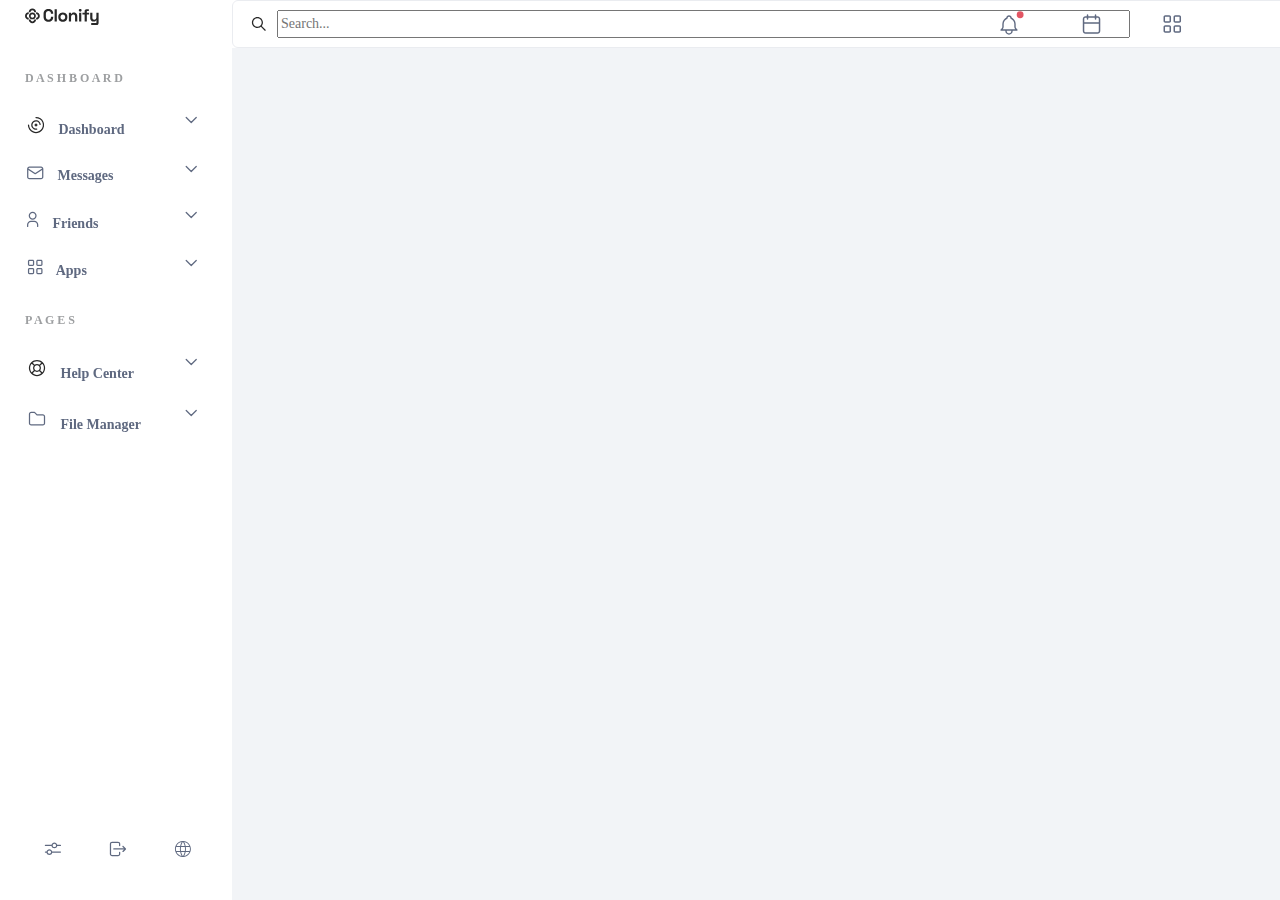
<file: dashboard/index.html>
<!DOCTYPE html>
<html>
  <head>
    <meta charset="utf-8" />
    <meta name="viewport" content="width=device-width, inital-scale=1.0" />
    <title>Dashboard</title>

    <!-- Custom Css -->
    <link rel="stylesheet" href="styles.css" />
  </head>
  <body>
    <!-- Sidebar -->
    <section id="sidebar">
      <a class="brand"
        ><svg
          width="74.19"
          height="21.67"
          viewBox="0 0 100 23"
          fill="none"
          xmlns="http://www.w3.org/2000/svg"
        >
          <path
            fill-rule="evenodd"
            clip-rule="evenodd"
            d="M4.9919 5.26093C4.9919 2.50255 7.22278 0.260933 9.9835 0.260933C12.7441 0.260933 14.9749 2.5024 14.9751 5.26065C17.7357 5.26079 19.9664 7.50236 19.9664 10.2607H17.4706C17.4706 8.88496 16.3482 7.76065 14.9748 7.76065V5.26093H12.4793C12.4793 3.88523 11.3569 2.76093 9.9835 2.76093C8.61011 2.76093 7.4877 3.88523 7.4877 5.26093H4.9919ZM31.6585 18.0988C29.6147 18.0988 27.9954 17.5297 26.8006 16.3915C25.6058 15.2374 25.0083 13.5933 25.0083 11.4591V7.47528C25.0083 5.34109 25.6058 3.70488 26.8006 2.56664C27.9954 1.4126 29.6147 0.835575 31.6585 0.835575C33.6866 0.835575 35.2509 1.39679 36.3514 2.51921C37.4676 3.62583 38.0257 5.15138 38.0257 7.09587V7.23815H34.9601V7.00102C34.9601 6.02087 34.6849 5.21462 34.1347 4.58227C33.6001 3.94991 32.7748 3.63374 31.6585 3.63374C30.558 3.63374 29.6934 3.97363 29.0645 4.65341C28.4356 5.33319 28.1212 6.258 28.1212 7.42786V11.5065C28.1212 12.6606 28.4356 13.5854 29.0645 14.281C29.6934 14.9608 30.558 15.3007 31.6585 15.3007C32.7748 15.3007 33.6001 14.9845 34.1347 14.3521C34.6849 13.704 34.9601 12.8977 34.9601 11.9334V11.5065H38.0257V11.8385C38.0257 13.783 37.4676 15.3165 36.3514 16.4389C35.2509 17.5455 33.6866 18.0988 31.6585 18.0988ZM39.9144 17.7668V1.16756H42.8858V17.7668H39.9144ZM47.8654 17.3874C48.793 17.8617 49.8384 18.0988 51.0018 18.0988C52.1652 18.0988 53.2107 17.8617 54.1383 17.3874C55.0658 16.9132 55.7969 16.2255 56.3314 15.3244C56.8659 14.4233 57.1332 13.3404 57.1332 12.0757V11.6962C57.1332 10.4315 56.8659 9.34863 56.3314 8.44753C55.7969 7.54642 55.0658 6.85874 54.1383 6.38447C53.2107 5.91021 52.1652 5.67307 51.0018 5.67307C49.8384 5.67307 48.793 5.91021 47.8654 6.38447C46.9378 6.85874 46.2068 7.54642 45.6722 8.44753C45.1377 9.34863 44.8704 10.4315 44.8704 11.6962V12.0757C44.8704 13.3404 45.1377 14.4233 45.6722 15.3244C46.2068 16.2255 46.9378 16.9132 47.8654 17.3874ZM53.2657 14.5655C52.6683 15.1505 51.9137 15.4429 51.0018 15.4429C50.09 15.4429 49.3353 15.1505 48.7379 14.5655C48.1405 13.9648 47.8418 13.1111 47.8418 12.0045V11.7674C47.8418 10.6608 48.1405 9.81499 48.7379 9.23006C49.3353 8.62933 50.09 8.32896 51.0018 8.32896C51.9294 8.32896 52.684 8.62933 53.2657 9.23006C53.8631 9.81499 54.1618 10.6608 54.1618 11.7674V12.0045C54.1618 13.1111 53.8631 13.9648 53.2657 14.5655ZM59.1339 17.7668V6.00506H62.0581V7.54642H62.4826C62.6712 7.13539 63.025 6.74808 63.5438 6.38447C64.0626 6.00506 64.8487 5.81536 65.902 5.81536C66.8139 5.81536 67.6078 6.02878 68.2838 6.45561C68.9756 6.86664 69.5101 7.44367 69.8874 8.18668C70.2647 8.91389 70.4534 9.76756 70.4534 10.7477V17.7668H67.482V10.9848C67.482 10.0995 67.2619 9.43558 66.8217 8.99293C66.3972 8.55028 65.7841 8.32896 64.9823 8.32896C64.0704 8.32896 63.363 8.63723 62.8599 9.25377C62.3568 9.85451 62.1053 10.7003 62.1053 11.7911V17.7668H59.1339ZM72.9235 6.00506V17.7668H75.8949V6.00506H72.9235ZM73.0414 4.108C73.4187 4.4558 73.8746 4.62969 74.4092 4.62969C74.9594 4.62969 75.4154 4.4558 75.7769 4.108C76.1385 3.76021 76.3193 3.30175 76.3193 2.73263C76.3193 2.16352 76.1385 1.70506 75.7769 1.35727C75.4154 1.00947 74.9594 0.835575 74.4092 0.835575C73.8746 0.835575 73.4187 1.00947 73.0414 1.35727C72.6798 1.70506 72.499 2.16352 72.499 2.73263C72.499 3.30175 72.6798 3.76021 73.0414 4.108ZM80.3792 17.7668V8.47124H77.4079V6.00506H80.3792V3.82344C80.3792 3.01719 80.6151 2.37693 81.0867 1.90267C81.5741 1.4126 82.2029 1.16756 82.9733 1.16756H86.039V3.63374H84.0109C83.5707 3.63374 83.3506 3.87087 83.3506 4.34513V6.00506H86.4163V8.47124H83.3506V17.7668H80.3792ZM89.2481 19.901V22.5095H96.6057C97.3918 22.5095 98.0207 22.2644 98.4923 21.7744C98.964 21.3001 99.1998 20.6598 99.1998 19.8536V6.00506H96.2284V11.9808C96.2284 13.0716 95.9769 13.9253 95.4738 14.5418C94.9707 15.1426 94.2632 15.4429 93.3514 15.4429C92.5496 15.4429 91.9286 15.2216 91.4884 14.779C91.0639 14.3363 90.8517 13.6723 90.8517 12.787V6.00506H87.8803V13.0242C87.8803 13.9885 88.069 14.8422 88.4463 15.5852C88.8236 16.3282 89.3503 16.9132 90.0263 17.34C90.718 17.751 91.5198 17.9565 92.4317 17.9565C93.1391 17.9565 93.7208 17.8696 94.1768 17.6957C94.6327 17.5218 94.9943 17.3005 95.2615 17.0317C95.5288 16.763 95.7253 16.4942 95.8511 16.2255H96.2756V19.1896C96.2756 19.6639 96.0555 19.901 95.6153 19.901H89.2481ZM14.9748 15.2607V12.7607C16.3482 12.7607 17.4706 11.6364 17.4706 10.2607H19.9664C19.9664 13.0261 17.7356 15.2607 14.9748 15.2607ZM9.98426 14.926C12.5637 14.926 14.6412 12.831 14.6412 10.2612C14.6412 7.67738 12.5637 5.59637 9.98426 5.59637C7.40481 5.59637 5.3273 7.67738 5.3273 10.2612C5.3273 12.831 7.40481 14.926 9.98426 14.926ZM9.98426 12.5936C8.70151 12.5936 7.65578 11.5461 7.65578 10.2612C7.65578 8.97626 8.70151 7.92877 9.98426 7.92877C11.267 7.92877 12.3127 8.97626 12.3127 10.2612C12.3127 11.5461 11.267 12.5936 9.98426 12.5936ZM0 10.2607H2.4958C2.4958 11.6364 3.61821 12.7607 4.9916 12.7607V15.2607C2.23088 15.2607 0 13.0261 0 10.2607ZM0 10.2607H2.4958C2.4958 8.88496 3.61821 7.76065 4.9916 7.76065V5.26065C2.23088 5.26065 0 7.50227 0 10.2607ZM7.4877 15.2611C7.4877 16.6368 8.61011 17.7611 9.9835 17.7611C11.3569 17.7611 12.4793 16.6368 12.4793 15.2611H14.9751C14.9751 18.0264 12.7442 20.2611 9.9835 20.2611C7.22278 20.2611 4.9919 18.0264 4.9919 15.2611H7.4877Z"
            fill="#282828"
          />
        </svg>
      </a>

      <ul class="heading">
        D A S H B O A R D
        <li>
          <svg
            class="icons"
            width="18"
            height="18"
            viewBox="0 0 18 18"
            fill="none"
            xmlns="http://www.w3.org/2000/svg"
          >
            <path
              d="M13.1033 8.27667C12.9603 7.46508 12.5798 6.71415 12.0099 6.11882C11.4401 5.52349 10.7065 5.1105 9.90197 4.93209C9.09742 4.75368 8.25804 4.81786 7.48996 5.1165C6.72188 5.41515 6.05961 5.93485 5.5869 6.60989C5.11419 7.28492 4.85226 8.08498 4.83425 8.90887C4.81624 9.73277 5.04295 10.5435 5.48571 11.2386C5.92847 11.9336 6.56739 12.4818 7.32168 12.8137C8.07597 13.1456 8.91175 13.2464 9.72333 13.1033M1.5 9C1.5 10.4834 1.93987 11.9334 2.76398 13.1668C3.58809 14.4001 4.75943 15.3614 6.12987 15.9291C7.50032 16.4968 9.00832 16.6453 10.4632 16.3559C11.918 16.0665 13.2544 15.3522 14.3033 14.3033C15.3522 13.2544 16.0665 11.918 16.3559 10.4632C16.6453 9.00832 16.4968 7.50032 15.9291 6.12987C15.3614 4.75943 14.4001 3.58809 13.1668 2.76398C11.9334 1.93987 10.4834 1.5 9 1.5M8.16667 9C8.16667 9.22101 8.25446 9.43297 8.41074 9.58926C8.56702 9.74554 8.77899 9.83333 9 9.83333C9.22101 9.83333 9.43297 9.74554 9.58926 9.58926C9.74554 9.43297 9.83333 9.22101 9.83333 9C9.83333 8.77899 9.74554 8.56702 9.58926 8.41074C9.43297 8.25446 9.22101 8.16667 9 8.16667C8.77899 8.16667 8.56702 8.25446 8.41074 8.41074C8.25446 8.56702 8.16667 8.77899 8.16667 9Z"
              stroke="#282828"
              stroke-width="1.25"
              stroke-linecap="round"
              stroke-linejoin="round"
            />
          </svg>
          Dashboard
          <svg
            class="vector"
            width="12"
            height="8"
            viewBox="0 0 12 8"
            fill="none"
            xmlns="http://www.w3.org/2000/svg"
          >
            <path
              d="M1.22786 1.5L6.22786 6.5L11.2279 1.5"
              stroke="#5F6980"
              stroke-width="1.25"
              stroke-linecap="round"
              stroke-linejoin="round"
            />
          </svg>
        </li>
        <li>
          <svg
            class="icons"
            width="17"
            height="14"
            viewBox="0 0 17 14"
            fill="none"
            xmlns="http://www.w3.org/2000/svg"
          >
            <path
              fill-rule="evenodd"
              clip-rule="evenodd"
              d="M1.39934 2.44301C1.52954 2.01621 1.92643 1.70572 2.39583 1.70572H14.0625C14.5319 1.70572 14.9288 2.0162 15.059 2.44301L8.22917 6.99623L1.39934 2.44301ZM0.104194 2.73594C0.104078 2.74261 0.104069 2.74927 0.104166 2.75593V11.0807C0.104166 12.3464 1.13018 13.3724 2.39583 13.3724H14.0625C15.3282 13.3724 16.3542 12.3464 16.3542 11.0807V2.75586M15.1042 3.91521V11.0807C15.1042 11.656 14.6378 12.1224 14.0625 12.1224H2.39583C1.82054 12.1224 1.35417 11.656 1.35417 11.0807V3.91521L7.88248 8.26742C8.09241 8.40737 8.36592 8.40737 8.57585 8.26742L15.1042 3.91521ZM16.3541 2.73603C16.348 1.4756 15.3244 0.455719 14.0625 0.455719H2.39583C1.134 0.455719 0.110357 1.47555 0.104194 2.73594"
              fill="#5F6980"
            />
          </svg>
          Messages
          <svg
            class="vector"
            width="12"
            height="8"
            viewBox="0 0 12 8"
            fill="none"
            xmlns="http://www.w3.org/2000/svg"
          >
            <path
              d="M1.22786 1.5L6.22786 6.5L11.2279 1.5"
              stroke="#5F6980"
              stroke-width="1.25"
              stroke-linecap="round"
              stroke-linejoin="round"
            />
          </svg>
        </li>
        <li>
          <svg
            class="icons"
            width="12"
            height="17"
            viewBox="0 0 12 17"
            fill="none"
            xmlns="http://www.w3.org/2000/svg"
          >
            <path
              fill-rule="evenodd"
              clip-rule="evenodd"
              d="M2.94531 4.66698C2.94531 3.17121 4.15787 1.95865 5.65364 1.95865C7.14942 1.95865 8.36198 3.17121 8.36198 4.66698C8.36198 6.16275 7.14942 7.37532 5.65364 7.37532C4.15787 7.37532 2.94531 6.16275 2.94531 4.66698ZM5.65364 0.708649C3.46752 0.708649 1.69531 2.48085 1.69531 4.66698C1.69531 6.85311 3.46752 8.62532 5.65364 8.62532C7.83977 8.62532 9.61198 6.85311 9.61198 4.66698C9.61198 2.48085 7.83977 0.708649 5.65364 0.708649ZM2.0719 11.8323C2.57981 11.3244 3.26868 11.0391 3.98698 11.0391H7.32031C8.0386 11.0391 8.72748 11.3244 9.23539 11.8323C9.7433 12.3402 10.0286 13.0291 10.0286 13.7474V15.4141C10.0286 15.7592 10.3085 16.0391 10.6536 16.0391C10.9988 16.0391 11.2786 15.7592 11.2786 15.4141V13.7474C11.2786 12.6976 10.8616 11.6908 10.1193 10.9484C9.37694 10.2061 8.37013 9.78905 7.32031 9.78905H3.98698C2.93716 9.78905 1.93034 10.2061 1.18801 10.9484C0.445682 11.6908 0.0286446 12.6976 0.0286446 13.7474V15.4141C0.0286446 15.7592 0.308467 16.0391 0.653645 16.0391C0.998823 16.0391 1.27864 15.7592 1.27864 15.4141V13.7474C1.27864 13.0291 1.56399 12.3402 2.0719 11.8323Z"
              fill="#5F6980"
            />
          </svg>
          Friends
          <svg
            class="vector"
            width="12"
            height="8"
            viewBox="0 0 12 8"
            fill="none"
            xmlns="http://www.w3.org/2000/svg"
          >
            <path
              d="M1.22786 1.5L6.22786 6.5L11.2279 1.5"
              stroke="#5F6980"
              stroke-width="1.25"
              stroke-linecap="round"
              stroke-linejoin="round"
            />
          </svg>
        </li>
        <li>
          <svg
            class="icons"
            width="16"
            height="16"
            viewBox="0 0 16 16"
            fill="none"
            xmlns="http://www.w3.org/2000/svg"
          >
            <path
              fill-rule="evenodd"
              clip-rule="evenodd"
              d="M2.18489 2.12371C2.18489 2.00865 2.27817 1.91537 2.39323 1.91537H5.72656C5.84162 1.91537 5.93489 2.00865 5.93489 2.12371V5.45704C5.93489 5.5721 5.84162 5.66537 5.72656 5.66537H2.39323C2.27817 5.66537 2.18489 5.5721 2.18489 5.45704V2.12371ZM2.39323 0.665375C1.58781 0.665375 0.934895 1.31829 0.934895 2.12371V5.45704C0.934895 6.26246 1.58781 6.91537 2.39323 6.91537H5.72656C6.53198 6.91537 7.18489 6.26246 7.18489 5.45704V2.12371C7.18489 1.31829 6.53198 0.665375 5.72656 0.665375H2.39323ZM10.5182 2.12371C10.5182 2.00865 10.6115 1.91537 10.7266 1.91537H14.0599C14.175 1.91537 14.2682 2.00865 14.2682 2.12371V5.45704C14.2682 5.5721 14.175 5.66537 14.0599 5.66537H10.7266C10.6115 5.66537 10.5182 5.5721 10.5182 5.45704V2.12371ZM10.7266 0.665375C9.92115 0.665375 9.26823 1.31829 9.26823 2.12371V5.45704C9.26823 6.26246 9.92115 6.91537 10.7266 6.91537H14.0599C14.8653 6.91537 15.5182 6.26246 15.5182 5.45704V2.12371C15.5182 1.31829 14.8653 0.665375 14.0599 0.665375H10.7266ZM2.39323 10.2487C2.27817 10.2487 2.18489 10.342 2.18489 10.457V13.7904C2.18489 13.9054 2.27817 13.9987 2.39323 13.9987H5.72656C5.84162 13.9987 5.93489 13.9054 5.93489 13.7904V10.457C5.93489 10.342 5.84162 10.2487 5.72656 10.2487H2.39323ZM0.934895 10.457C0.934895 9.65163 1.58781 8.99871 2.39323 8.99871H5.72656C6.53198 8.99871 7.18489 9.65163 7.18489 10.457V13.7904C7.18489 14.5958 6.53198 15.2487 5.72656 15.2487H2.39323C1.58781 15.2487 0.934895 14.5958 0.934895 13.7904V10.457ZM10.5182 10.457C10.5182 10.342 10.6115 10.2487 10.7266 10.2487H14.0599C14.175 10.2487 14.2682 10.342 14.2682 10.457V13.7904C14.2682 13.9054 14.175 13.9987 14.0599 13.9987H10.7266C10.6115 13.9987 10.5182 13.9054 10.5182 13.7904V10.457ZM10.7266 8.99871C9.92115 8.99871 9.26823 9.65163 9.26823 10.457V13.7904C9.26823 14.5958 9.92115 15.2487 10.7266 15.2487H14.0599C14.8653 15.2487 15.5182 14.5958 15.5182 13.7904V10.457C15.5182 9.65163 14.8653 8.99871 14.0599 8.99871H10.7266Z"
              fill="#5F6980"
            />
          </svg>
          Apps
          <svg
            class="vector"
            width="12"
            height="8"
            viewBox="0 0 12 8"
            fill="none"
            xmlns="http://www.w3.org/2000/svg"
          >
            <path
              d="M1.22786 1.5L6.22786 6.5L11.2279 1.5"
              stroke="#5F6980"
              stroke-width="1.25"
              stroke-linecap="round"
              stroke-linejoin="round"
            />
          </svg>
        </li>
      </ul>
      <ul class="heading2">
        P A G E S

        <li>
          <svg
            class="icons"
            width="20"
            height="20"
            viewBox="0 0 20 20"
            fill="none"
            xmlns="http://www.w3.org/2000/svg"
          >
            <path
              d="M12.5 12.5L15.2917 15.2917M7.5 12.5L4.70833 15.2917M4.70833 4.70833L7.5 7.5M15.2917 4.70833L12.5 7.5M6.66667 10C6.66667 10.8841 7.01786 11.7319 7.64298 12.357C8.2681 12.9821 9.11594 13.3333 10 13.3333C10.8841 13.3333 11.7319 12.9821 12.357 12.357C12.9821 11.7319 13.3333 10.8841 13.3333 10C13.3333 9.11594 12.9821 8.2681 12.357 7.64298C11.7319 7.01786 10.8841 6.66667 10 6.66667C9.11594 6.66667 8.2681 7.01786 7.64298 7.64298C7.01786 8.2681 6.66667 9.11594 6.66667 10ZM2.5 10C2.5 10.9849 2.69399 11.9602 3.0709 12.8701C3.44781 13.7801 4.00026 14.6069 4.6967 15.3033C5.39314 15.9997 6.21993 16.5522 7.12987 16.9291C8.03982 17.306 9.01509 17.5 10 17.5C10.9849 17.5 11.9602 17.306 12.8701 16.9291C13.7801 16.5522 14.6069 15.9997 15.3033 15.3033C15.9997 14.6069 16.5522 13.7801 16.9291 12.8701C17.306 11.9602 17.5 10.9849 17.5 10C17.5 9.01509 17.306 8.03982 16.9291 7.12987C16.5522 6.21993 15.9997 5.39314 15.3033 4.6967C14.6069 4.00026 13.7801 3.44781 12.8701 3.0709C11.9602 2.69399 10.9849 2.5 10 2.5C9.01509 2.5 8.03982 2.69399 7.12987 3.0709C6.21993 3.44781 5.39314 4.00026 4.6967 4.6967C4.00026 5.39314 3.44781 6.21993 3.0709 7.12987C2.69399 8.03982 2.5 9.01509 2.5 10Z"
              stroke="#282828"
              stroke-width="1.25"
              stroke-linecap="round"
              stroke-linejoin="round"
            />
          </svg>
          Help Center
          <svg
            class="vector"
            width="12"
            height="8"
            viewBox="0 0 12 8"
            fill="none"
            xmlns="http://www.w3.org/2000/svg"
          >
            <path
              d="M1.22786 1.5L6.22786 6.5L11.2279 1.5"
              stroke="#5F6980"
              stroke-width="1.25"
              stroke-linecap="round"
              stroke-linejoin="round"
            />
          </svg>
        </li>
        <li>
          <svg
            class="icons"
            width="20"
            height="20"
            viewBox="0 0 20 20"
            fill="none"
            xmlns="http://www.w3.org/2000/svg"
          >
            <path
              d="M4.16667 3.33331H7.5L10 5.83331H15.8333C16.2754 5.83331 16.6993 6.00891 17.0118 6.32147C17.3244 6.63403 17.5 7.05795 17.5 7.49998V14.1666C17.5 14.6087 17.3244 15.0326 17.0118 15.3452C16.6993 15.6577 16.2754 15.8333 15.8333 15.8333H4.16667C3.72464 15.8333 3.30072 15.6577 2.98816 15.3452C2.67559 15.0326 2.5 14.6087 2.5 14.1666V4.99998C2.5 4.55795 2.67559 4.13403 2.98816 3.82147C3.30072 3.50891 3.72464 3.33331 4.16667 3.33331Z"
              stroke="#5F6980"
              stroke-width="1.25"
              stroke-linecap="round"
              stroke-linejoin="round"
            />
          </svg>
          File Manager
          <svg
            class="vector"
            width="12"
            height="8"
            viewBox="0 0 12 8"
            fill="none"
            xmlns="http://www.w3.org/2000/svg"
          >
            <path
              d="M1.22786 1.5L6.22786 6.5L11.2279 1.5"
              stroke="#5F6980"
              stroke-width="1.25"
              stroke-linecap="round"
              stroke-linejoin="round"
            />
          </svg>
        </li>
      </ul>
      <ul class="bottomIcons">
        <li>
          <svg
            width="21"
            height="20"
            viewBox="0 0 21 20"
            fill="none"
            xmlns="http://www.w3.org/2000/svg"
          >
            <path
              fill-rule="evenodd"
              clip-rule="evenodd"
              d="M10.7096 6.45799C10.7096 5.53751 11.4558 4.79132 12.3763 4.79132C13.2968 4.79132 14.043 5.53751 14.043 6.45799C14.043 7.37846 13.2968 8.12465 12.3763 8.12465C11.4558 8.12465 10.7096 7.37846 10.7096 6.45799ZM9.52676 7.08299H3.41797C3.07279 7.08299 2.79297 6.80317 2.79297 6.45799C2.79297 6.11281 3.07279 5.83299 3.41797 5.83299H9.52676C9.81287 4.52249 10.98 3.54132 12.3763 3.54132C13.7726 3.54132 14.9397 4.52249 15.2258 5.83299H18.418C18.7631 5.83299 19.043 6.11281 19.043 6.45799C19.043 6.80317 18.7631 7.08299 18.418 7.08299H15.2258C14.9397 8.39348 13.7726 9.37465 12.3763 9.37465C10.98 9.37465 9.81287 8.39348 9.52676 7.08299ZM5.70964 13.1247C5.70964 12.2042 6.45583 11.458 7.3763 11.458C8.29678 11.458 9.04297 12.2042 9.04297 13.1247C9.04297 14.0451 8.29678 14.7913 7.3763 14.7913C6.45583 14.7913 5.70964 14.0451 5.70964 13.1247ZM7.3763 16.0413C5.98 16.0413 4.81287 15.0601 4.52676 13.7497H3.41797C3.07279 13.7497 2.79297 13.4698 2.79297 13.1247C2.79297 12.7795 3.07279 12.4997 3.41797 12.4997H4.52676C4.81287 11.1892 5.98 10.208 7.3763 10.208C8.7726 10.208 9.93973 11.1892 10.2258 12.4997H18.418C18.7631 12.4997 19.043 12.7795 19.043 13.1247C19.043 13.4698 18.7631 13.7497 18.418 13.7497H10.2258C9.93973 15.0601 8.7726 16.0413 7.3763 16.0413Z"
              fill="#5F6980"
            />
          </svg>
        </li>
        <li>
          <svg
            width="21"
            height="20"
            viewBox="0 0 21 20"
            fill="none"
            xmlns="http://www.w3.org/2000/svg"
          >
            <path
              fill-rule="evenodd"
              clip-rule="evenodd"
              d="M5.14063 2.66534C4.53284 2.66534 3.94995 2.90679 3.52017 3.33656C3.0904 3.76633 2.84896 4.34922 2.84896 4.95701V14.957C2.84896 15.5648 3.0904 16.1477 3.52017 16.5775C3.94994 17.0072 4.53284 17.2487 5.14063 17.2487H10.974C11.5817 17.2487 12.1646 17.0072 12.5944 16.5775C13.0242 16.1477 13.2656 15.5648 13.2656 14.957V13.2903C13.2656 12.9452 12.9858 12.6653 12.6406 12.6653C12.2954 12.6653 12.0156 12.9452 12.0156 13.2903V14.957C12.0156 15.2333 11.9059 15.4982 11.7105 15.6936C11.5152 15.8889 11.2502 15.9987 10.974 15.9987H5.14063C4.86436 15.9987 4.59941 15.8889 4.40406 15.6936C4.20871 15.4982 4.09896 15.2333 4.09896 14.957V4.95701C4.09896 4.68074 4.20871 4.41579 4.40406 4.22044C4.59941 4.02509 4.86436 3.91534 5.14063 3.91534H10.974C11.2502 3.91534 11.5152 4.02509 11.7105 4.22044C11.9059 4.41579 12.0156 4.68074 12.0156 4.95701V6.62368C12.0156 6.96886 12.2954 7.24868 12.6406 7.24868C12.9858 7.24868 13.2656 6.96886 13.2656 6.62368V4.95701C13.2656 4.34922 13.0242 3.76633 12.5944 3.33656C12.1646 2.90679 11.5817 2.66534 10.974 2.66534H5.14063ZM16.4159 7.01507C16.1718 6.77099 15.7761 6.77099 15.532 7.01507C15.2879 7.25915 15.2879 7.65487 15.532 7.89895L16.9651 9.33201H6.80729C6.46212 9.33201 6.18229 9.61183 6.18229 9.95701C6.18229 10.3022 6.46212 10.582 6.80729 10.582H16.9651L15.532 12.0151C15.2879 12.2591 15.2879 12.6549 15.532 12.899C15.7761 13.143 16.1718 13.143 16.4159 12.899L18.9126 10.4022C18.9246 10.3904 18.9362 10.378 18.9473 10.3652C19.03 10.2695 19.0789 10.1547 19.0939 10.0363C19.099 9.99645 19.1002 9.95638 19.0977 9.91666C19.0883 9.77041 19.0277 9.62684 18.9159 9.51507L16.4159 7.01507Z"
              fill="#5F6980"
            />
          </svg>
        </li>
        <li>
          <svg
            width="21"
            height="20"
            viewBox="0 0 21 20"
            fill="none"
            xmlns="http://www.w3.org/2000/svg"
          >
            <path
              fill-rule="evenodd"
              clip-rule="evenodd"
              d="M10.918 2.03101C10.8055 2.03101 10.6935 2.03334 10.5822 2.03795C10.5112 2.02551 10.4387 2.0298 10.3706 2.04951C6.22474 2.33077 2.94897 5.78284 2.94897 10C2.94897 14.2172 6.22474 17.6692 10.3706 17.9505C10.4387 17.9702 10.5112 17.9745 10.5822 17.9621C10.6935 17.9667 10.8055 17.969 10.918 17.969C11.0304 17.969 11.1423 17.9667 11.2535 17.9621C11.3245 17.9745 11.3969 17.9702 11.465 17.9505C15.611 17.6694 18.887 14.2173 18.887 10C18.887 5.78272 15.611 2.33057 11.465 2.04949C11.3969 2.0298 11.3245 2.02552 11.2535 2.03795C11.1423 2.03334 11.0304 2.03101 10.918 2.03101ZM11.0726 2.97067C11.0212 2.96956 10.9697 2.969 10.918 2.969C10.8662 2.969 10.8146 2.96956 10.763 2.97067C9.99862 4.24888 9.45997 5.62086 9.14708 7.03123H12.6886C12.3757 5.62086 11.837 4.24888 11.0726 2.97067ZM12.8626 7.96922H8.97303C8.77145 9.31543 8.77147 10.685 8.9731 12.0312H12.8626C13.0642 10.685 13.0642 9.31543 12.8626 7.96922ZM13.8104 12.0312C13.9989 10.684 13.9989 9.31641 13.8104 7.96922H17.6512C17.8449 8.61217 17.949 9.29393 17.949 10C17.949 10.7062 17.8449 11.3881 17.6511 12.0312H13.8104ZM12.6885 12.9692H9.14718C9.46008 14.3794 9.9987 15.7513 10.763 17.0293C10.8145 17.0304 10.8662 17.031 10.918 17.031C10.9697 17.031 11.0212 17.0304 11.0726 17.0293C11.837 15.7513 12.3756 14.3794 12.6885 12.9692ZM12.2174 16.9112C12.8896 15.657 13.3664 14.3287 13.6478 12.9692H17.2931C16.3499 14.991 14.4732 16.4897 12.2174 16.9112ZM13.6479 7.03123C13.3665 5.67164 12.8896 4.34312 12.2174 3.08883C14.4734 3.51036 16.3501 5.00926 17.2933 7.03123H13.6479ZM9.61826 16.9111C8.94608 15.657 8.46928 14.3286 8.18787 12.9692H4.54283C5.48602 14.9909 7.36254 16.4895 9.61826 16.9111ZM8.02531 12.0312C7.83674 10.684 7.83672 9.31641 8.02525 7.96922H4.18469C3.99104 8.61217 3.88697 9.29393 3.88697 10C3.88697 10.7062 3.99109 11.3881 4.18483 12.0312H8.02531ZM8.18778 7.03123C8.46918 5.67166 8.94601 4.34316 9.61826 3.08889C7.36237 3.5105 5.48575 5.00936 4.54263 7.03123H8.18778Z"
              fill="#5F6980"
            />
          </svg>
        </li>
      </ul>
    </section>
    <!-- Sidebar -->

    <!-- Navbar-->
    <section id="content">
      <nav>
        <form>
          <svg
            width="20"
            height="20"
            viewBox="0 0 20 20"
            fill="none"
            xmlns="http://www.w3.org/2000/svg"
          >
            <path
              fill-rule="evenodd"
              clip-rule="evenodd"
              d="M4.13803 8.50991C4.13803 6.14303 6.05677 4.22429 8.42366 4.22429C10.7905 4.22429 12.7093 6.14303 12.7093 8.50991C12.7093 10.8768 10.7905 12.7955 8.42366 12.7955C6.05677 12.7955 4.13803 10.8768 4.13803 8.50991ZM8.42366 2.97429C5.36642 2.97429 2.88803 5.45267 2.88803 8.50991C2.88803 11.5672 5.36642 14.0455 8.42366 14.0455C9.7271 14.0455 10.9253 13.595 11.8711 12.8413L15.6982 16.6683C15.9422 16.9124 16.338 16.9124 16.5821 16.6683C16.8261 16.4242 16.8261 16.0285 16.5821 15.7844L12.755 11.9574C13.5088 11.0116 13.9593 9.81335 13.9593 8.50991C13.9593 5.45267 11.4809 2.97429 8.42366 2.97429Z"
              fill="#282828"
            />
          </svg>

          <div>
            <input type="text" placeholder="Search..." />
          </div>
        </form>
        <ul class="navIcons">
          <li>
            <svg
              width="27"
              height="26"
              viewBox="0 0 27 26"
              fill="none"
              xmlns="http://www.w3.org/2000/svg"
            >
              <path
                d="M8.99878 19V20C8.99878 20.7956 9.31485 21.5587 9.87746 22.1213C10.4401 22.6839 11.2031 23 11.9988 23C12.7944 23 13.5575 22.6839 14.1201 22.1213C14.6827 21.5587 14.9988 20.7956 14.9988 20V19M9.99878 7C9.99878 6.46957 10.2095 5.96086 10.5846 5.58579C10.9596 5.21071 11.4683 5 11.9988 5C12.5292 5 13.0379 5.21071 13.413 5.58579C13.7881 5.96086 13.9988 6.46957 13.9988 7C15.1472 7.54303 16.1262 8.38833 16.8308 9.4453C17.5355 10.5023 17.9392 11.7311 17.9988 13V16C18.074 16.6217 18.2942 17.2171 18.6416 17.7381C18.989 18.2592 19.4538 18.6914 19.9988 19H3.99878C4.54372 18.6914 5.00859 18.2592 5.35597 17.7381C5.70334 17.2171 5.92352 16.6217 5.99878 16V13C6.05834 11.7311 6.46208 10.5023 7.16673 9.4453C7.87138 8.38833 8.85037 7.54303 9.99878 7Z"
                stroke="#5F6980"
                stroke-width="1.38462"
                stroke-linecap="round"
                stroke-linejoin="round"
              />
              <rect
                x="19.7148"
                y="0.286133"
                width="6.85714"
                height="6.85714"
                rx="3.42857"
                fill="#E25563"
              />
            </svg>
          </li>
          <li>
            <svg
              width="24"
              height="24"
              viewBox="0 0 24 24"
              fill="none"
              xmlns="http://www.w3.org/2000/svg"
            >
              <path
                fill-rule="evenodd"
                clip-rule="evenodd"
                d="M16.2822 3C16.2822 2.58579 15.9464 2.25 15.5322 2.25C15.118 2.25 14.7822 2.58579 14.7822 3V4.25H8.28223V3C8.28223 2.58579 7.94644 2.25 7.53223 2.25C7.11801 2.25 6.78223 2.58579 6.78223 3V4.25H5.53223C4.01344 4.25 2.78223 5.48122 2.78223 7V11V19C2.78223 20.5188 4.01344 21.75 5.53223 21.75H17.5322C19.051 21.75 20.2822 20.5188 20.2822 19V11V7C20.2822 5.48122 19.051 4.25 17.5322 4.25H16.2822V3ZM18.7822 10.25V7C18.7822 6.30964 18.2226 5.75 17.5322 5.75H16.2822V7C16.2822 7.41421 15.9464 7.75 15.5322 7.75C15.118 7.75 14.7822 7.41421 14.7822 7V5.75H8.28223V7C8.28223 7.41421 7.94644 7.75 7.53223 7.75C7.11801 7.75 6.78223 7.41421 6.78223 7V5.75H5.53223C4.84187 5.75 4.28223 6.30964 4.28223 7V10.25H18.7822ZM4.28223 11.75H18.7822V19C18.7822 19.6904 18.2226 20.25 17.5322 20.25H5.53223C4.84187 20.25 4.28223 19.6904 4.28223 19V11.75Z"
                fill="#5F6980"
              />
            </svg>
          </li>
          <li>
            <svg
              width="24"
              height="24"
              viewBox="0 0 24 24"
              fill="none"
              xmlns="http://www.w3.org/2000/svg"
            >
              <path
                fill-rule="evenodd"
                clip-rule="evenodd"
                d="M5.02246 4.948C5.02246 4.80993 5.13439 4.698 5.27246 4.698H9.27246C9.41053 4.698 9.52246 4.80993 9.52246 4.948V8.948C9.52246 9.08607 9.41053 9.198 9.27246 9.198H5.27246C5.13439 9.198 5.02246 9.08607 5.02246 8.948V4.948ZM5.27246 3.198C4.30596 3.198 3.52246 3.9815 3.52246 4.948V8.948C3.52246 9.9145 4.30596 10.698 5.27246 10.698H9.27246C10.239 10.698 11.0225 9.9145 11.0225 8.948V4.948C11.0225 3.9815 10.239 3.198 9.27246 3.198H5.27246ZM15.0225 4.948C15.0225 4.80993 15.1344 4.698 15.2725 4.698H19.2725C19.4105 4.698 19.5225 4.80993 19.5225 4.948V8.948C19.5225 9.08607 19.4105 9.198 19.2725 9.198H15.2725C15.1344 9.198 15.0225 9.08607 15.0225 8.948V4.948ZM15.2725 3.198C14.306 3.198 13.5225 3.9815 13.5225 4.948V8.948C13.5225 9.9145 14.306 10.698 15.2725 10.698H19.2725C20.239 10.698 21.0225 9.9145 21.0225 8.948V4.948C21.0225 3.9815 20.239 3.198 19.2725 3.198H15.2725ZM5.27246 14.698C5.13439 14.698 5.02246 14.8099 5.02246 14.948V18.948C5.02246 19.0861 5.13439 19.198 5.27246 19.198H9.27246C9.41053 19.198 9.52246 19.0861 9.52246 18.948V14.948C9.52246 14.8099 9.41053 14.698 9.27246 14.698H5.27246ZM3.52246 14.948C3.52246 13.9815 4.30596 13.198 5.27246 13.198H9.27246C10.239 13.198 11.0225 13.9815 11.0225 14.948V18.948C11.0225 19.9145 10.239 20.698 9.27246 20.698H5.27246C4.30596 20.698 3.52246 19.9145 3.52246 18.948V14.948ZM15.0225 14.948C15.0225 14.8099 15.1344 14.698 15.2725 14.698H19.2725C19.4105 14.698 19.5225 14.8099 19.5225 14.948V18.948C19.5225 19.0861 19.4105 19.198 19.2725 19.198H15.2725C15.1344 19.198 15.0225 19.0861 15.0225 18.948V14.948ZM15.2725 13.198C14.306 13.198 13.5225 13.9815 13.5225 14.948V18.948C13.5225 19.9145 14.306 20.698 15.2725 20.698H19.2725C20.239 20.698 21.0225 19.9145 21.0225 18.948V14.948C21.0225 13.9815 20.239 13.198 19.2725 13.198H15.2725Z"
                fill="#5F6980"
              />
            </svg>
          </li>
          <li>
            <svg
              width="40"
              height="40"
              viewBox="0 0 40 40"
              fill="none"
              xmlns="http://www.w3.org/2000/svg"
              xmlns:xlink="http://www.w3.org/1999/xlink"
            >
              <g clip-path="url(#clip0_1_177)">
                <rect width="40" height="40" rx="20" fill="url(#pattern0)" />
              </g>
              <rect
                x="0.75"
                y="0.75"
                width="38.5"
                height="38.5"
                rx="19.25"
                stroke="white"
                stroke-width="1.5"
              />
              <defs>
                <pattern
                  id="pattern0"
                  patternContentUnits="objectBoundingBox"
                  width="1"
                  height="1"
                >
                  <use
                    xlink:href="#image0_1_177"
                    transform="translate(0 -0.244186) scale(0.00581395)"
                  />
                </pattern>
                <clipPath id="clip0_1_177">
                  <rect width="40" height="40" rx="20" fill="white" />
                </clipPath>
                <image id="image0_1_177" width="172" height="256" />
              </defs>
            </svg>
          </li>
        </ul>
      </nav>
    </section>
    <!-- Navbar-->
  </body>
</html>
</file>
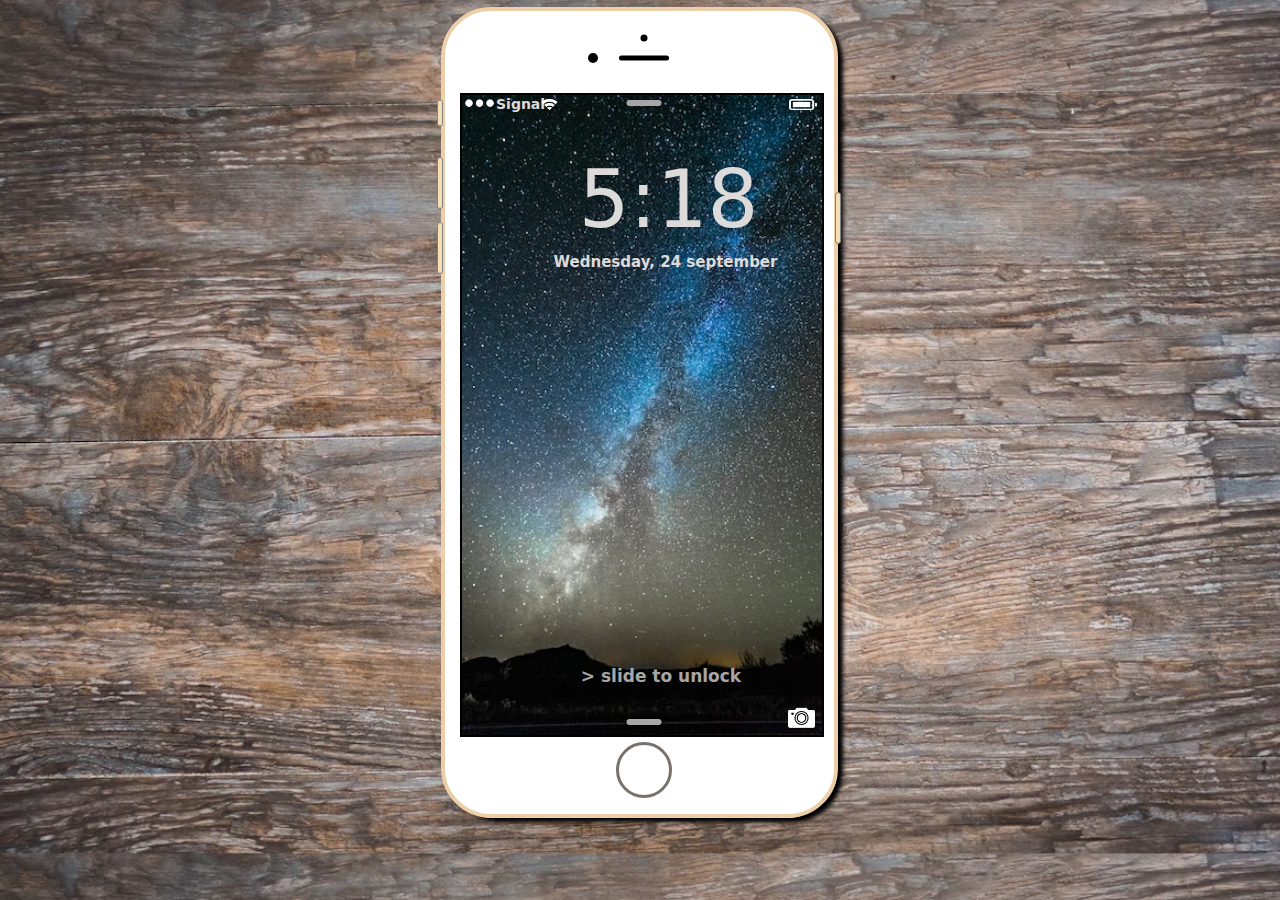
<file: PhoneScreen/iphone.html>
<!DOCTYPE html>

<head>
    <meta charset="UTF-8">
    <title>Iphone</title>
    <style>
        body {
            background-image: url(photo-1595204865687-7ded6bbf6040.avif);
            background-size: cover;
        }
        .iphone{
            position: relative;
            width: 360px;
            height: 640px;
            margin: auto;
            border: 16px white solid;
            border-top-width: 85px;
            border-bottom-width: 85px;
            border-radius: 50px;
            box-shadow: 7px 4px 4px black;
        }
       .frame{
            position: absolute;
            border: 4px #eccfa9 solid;
            width: 389px;
            height: 803px;
            border-radius: 50px;
            left: -19px;
            top: -86px;
        } 
        .button, .lockButton, .volumeButtonTop, .volumeButtonBottom, .muteButton{
            content: '';
            display: block;
            width: 4px;
            height: 50px;
            border: 1px gray solid;
            position: absolute;
            transform: translate(-50%, -50%);
            background: wheat;
            border-radius: 10px;
        }
        .button{
           width: 50px;
           left: 51%;
           bottom: -93px;
           background: white;
           border: 3px solid #78726a;
           border-radius: 50%;
        }
        .lockButton{
            top: 125px;
            left: 105%;
        }
         .volumeButtonTop{           
            top: 90px;
            left: -5.5%;
        }
         .volumeButtonBottom{
            top: 155px;
            left: -5.5%;
        }
         .muteButton{
            height: 25px;
            top: 20px;
            left: -5.5%;
        }
        .speaker, .camera, .sensor{
            content: '';
            display: block;
            position: absolute;
            transform: translate(-50%, -50%);
            background: black;
            border-radius: 10px;
        }
        .speaker{
            width: 50px;
            height: 5px;
            top: -35px;
            left: 51%;
        }
        .camera{
            width: 10px;
            height: 10px;
            top: -35px;
            left: 37%;
        }
        .sensor{
            width: 7px;
            height: 7px;
            top: -55px;
            left: 51%;
        }        
        .screen{
            width: 360px;
            height: 640px;
            background-color: black;
            border: 2px solid black;
        }
        .screenImg{
            width: 360px;
            height: 640px;
            object-fit: fill;
        }
        .unlock{   
            position: relative;         
            left: 33%;
            color: rgb(166, 166, 166);
            bottom: 90px;
            font-size: 17px;
            font-weight: bold;
            font-family: system-ui, -apple-system, BlinkMacSystemFont, 'Segoe UI', Roboto, Oxygen, Ubuntu, Cantarell, 'Open Sans', 'Helvetica Neue', sans-serif;
        }
        .clock{
            position: absolute;         
            left: 33%;
            color: rgb(221, 218, 218);
            top: -20px;
            font-size: 80px;
            font-weight: 50;
            font-family: system-ui, -apple-system, BlinkMacSystemFont, 'Segoe UI', Roboto, Oxygen, Ubuntu, Cantarell, 'Open Sans', 'Helvetica Neue', sans-serif;
        }
        .date{
            position: absolute;         
            left: 26%;
            color: rgb(221, 218, 218);
            top: 145px;
            font-size:15px;
            font-weight: bold;
            font-family: system-ui, -apple-system, BlinkMacSystemFont, 'Segoe UI', Roboto, Oxygen, Ubuntu, Cantarell, 'Open Sans', 'Helvetica Neue', sans-serif
        }
        .signal{
            position: absolute;         
            left: 10%;
            color: rgb(221, 218, 218);
            top: -11px;
            font-size:14px;
            font-weight: bold;
            font-family: system-ui, -apple-system, BlinkMacSystemFont, 'Segoe UI', Roboto, Oxygen, Ubuntu, Cantarell, 'Open Sans', 'Helvetica Neue', sans-serif;
        } 
        
        .topBar, .bottomBar{
            content: '';
            display: block;
            width: 35px;
            height: 6px;
            position: absolute;
            transform: translate(-50%, -50%);
            background: rgb(166, 166, 166);
            border-radius: 10px;
        }
        .topBar{
            top: 10px;
            left: 51%;
        }
        .bottomBar{
            bottom: 5px;
            left: 51%;
        }
        .cameraIcon{
            position: absolute;
            bottom: 1px;
            left: 91%;
            height: 27px;
        }
        .ellipses{
            position: absolute;
            top: -6px;
            left: 1%;
            height: 31px;           
        }
        .wifi{
            position: absolute;
            top: 0.4%;
            left: 22.5%;
            height: 17px;   
        }
        .battery{
            position: absolute;
            top: 0.2%;
            left: 91%;
            height: 22px;
            width: 29px;  
        }

    </style>
</head>

<body> 
    
<div>
    <div class="iphone">
        <div class="frame"></div>
        <div class="sensor"></div>
        <div class="speaker"></div>
        <div class="camera"></div>
        <div class="button"></div>
        <div class="lockButton"></div>
        <div class="volumeButtonTop"></div>
        <div class="volumeButtonBottom"></div>
        <div class="muteButton"></div>
        <div class="screen">
            <img class="screenImg" src="photo-1542061442958-8276a8c3c898.avif" alt="Starry Night">             
            <p class="unlock">> slide to unlock</p>
            <p class="clock">5:18</p>  
            <p class="date">Wednesday, 24 september</p>  
            <p class="signal">Signal</p>
            <img class="cameraIcon" src="icons8-compact-camera-50.png" alt="Camera Icon">
            <img class="ellipses" src="icons8-ellipsis-50.png" alt="Ellipses Icon">
            <img class="wifi" src="icons8-wi-fi-30.png" alt="WiFi Icon">
            <img class="battery" src="icons8-full-battery-30.png" alt="Battery Icon">  
        </div>
        <div class="topBar"></div>
        <div class="bottomBar"></div>
    </div>
</div>

</body>
</file>
<file: dashboard/styles.css>
body {
  padding: 0;
  margin: 0;
  background: #f2f4f7;
  box-sizing: border-box;
  font-family: "Inter";
  font-style: normal;
}

a {
  text-decoration: none;
}
.heading,
.heading2 {
  position: relative;
  text-decoration: transparent;
  top: 56.49px;
  left: -15px;
  color: #9d9fa1;
  font-weight: 600;
  font-size: 12px;
  line-height: 20px;
  flex: none;
  order: 0;
  flex-grow: 0;
}
.heading2 {
  top: 76px;
}
li {
  position: relative;
  top: 16px;
  list-style: none;
  color: #5f6980;
  font-weight: 600;
  font-size: 14px;
  line-height: 22px;
  flex: none;
  order: 1;
  flex-grow: 0;
  padding: 12px;
}

#sidebar {
  position: fixed;
  width: 232px;
  background: #ffff;
  top: 0;
  left: 0;
  height: 100%;
}

#sidebar .brand {
  display: flex;
  justify-content: center;
  align-items: center;
  position: absolute;
  top: 5.84px;
  left: 25.01px;
}

.vector {
  position: absolute;
  right: 20.5px;
}

.icons {
  position: relative;
  right: 10.5px;
}

.bottomIcons {
  position: absolute;
  left: -20px;
  bottom: 12px;
  display: inline;
  list-style-type: none;
}
.bottomIcons li {
  float: left;
  padding: auto;
  margin: 10px;
}

#content {
  position: relative;
  width: calc(100%-232px);
  left: 232px;
}
nav {
  background: #ffff;
}
form {
  display: flex;
  flex-direction: row;
  align-items: center;
  padding: 0px 16px;
  gap: 8px;
  height: 46px;
  background: #ffffff;
  border: 1px solid #eaecf0;
  border-radius: 6px;
  flex: none;
  order: 1;
  align-self: stretch;
  flex-grow: 0;
}
input {
  width: 845px;
  height: 22px;
  font-family: "Inter";
  font-style: normal;
  font-weight: 400;
  font-size: 14px;
  line-height: 22px;
  color: #9d9fa2;
  flex: none;
  order: 1;
  flex-grow: 1;
}
.navIcons {
  display: flex;
  flex-direction: row;
  justify-content: flex-end;
  align-items: center;
  padding: 0px;
  gap: 32px;
  position: absolute;
  width: 208px;
  height: 40px;
  right: 220px;
  top: -25px;
}
</file>
